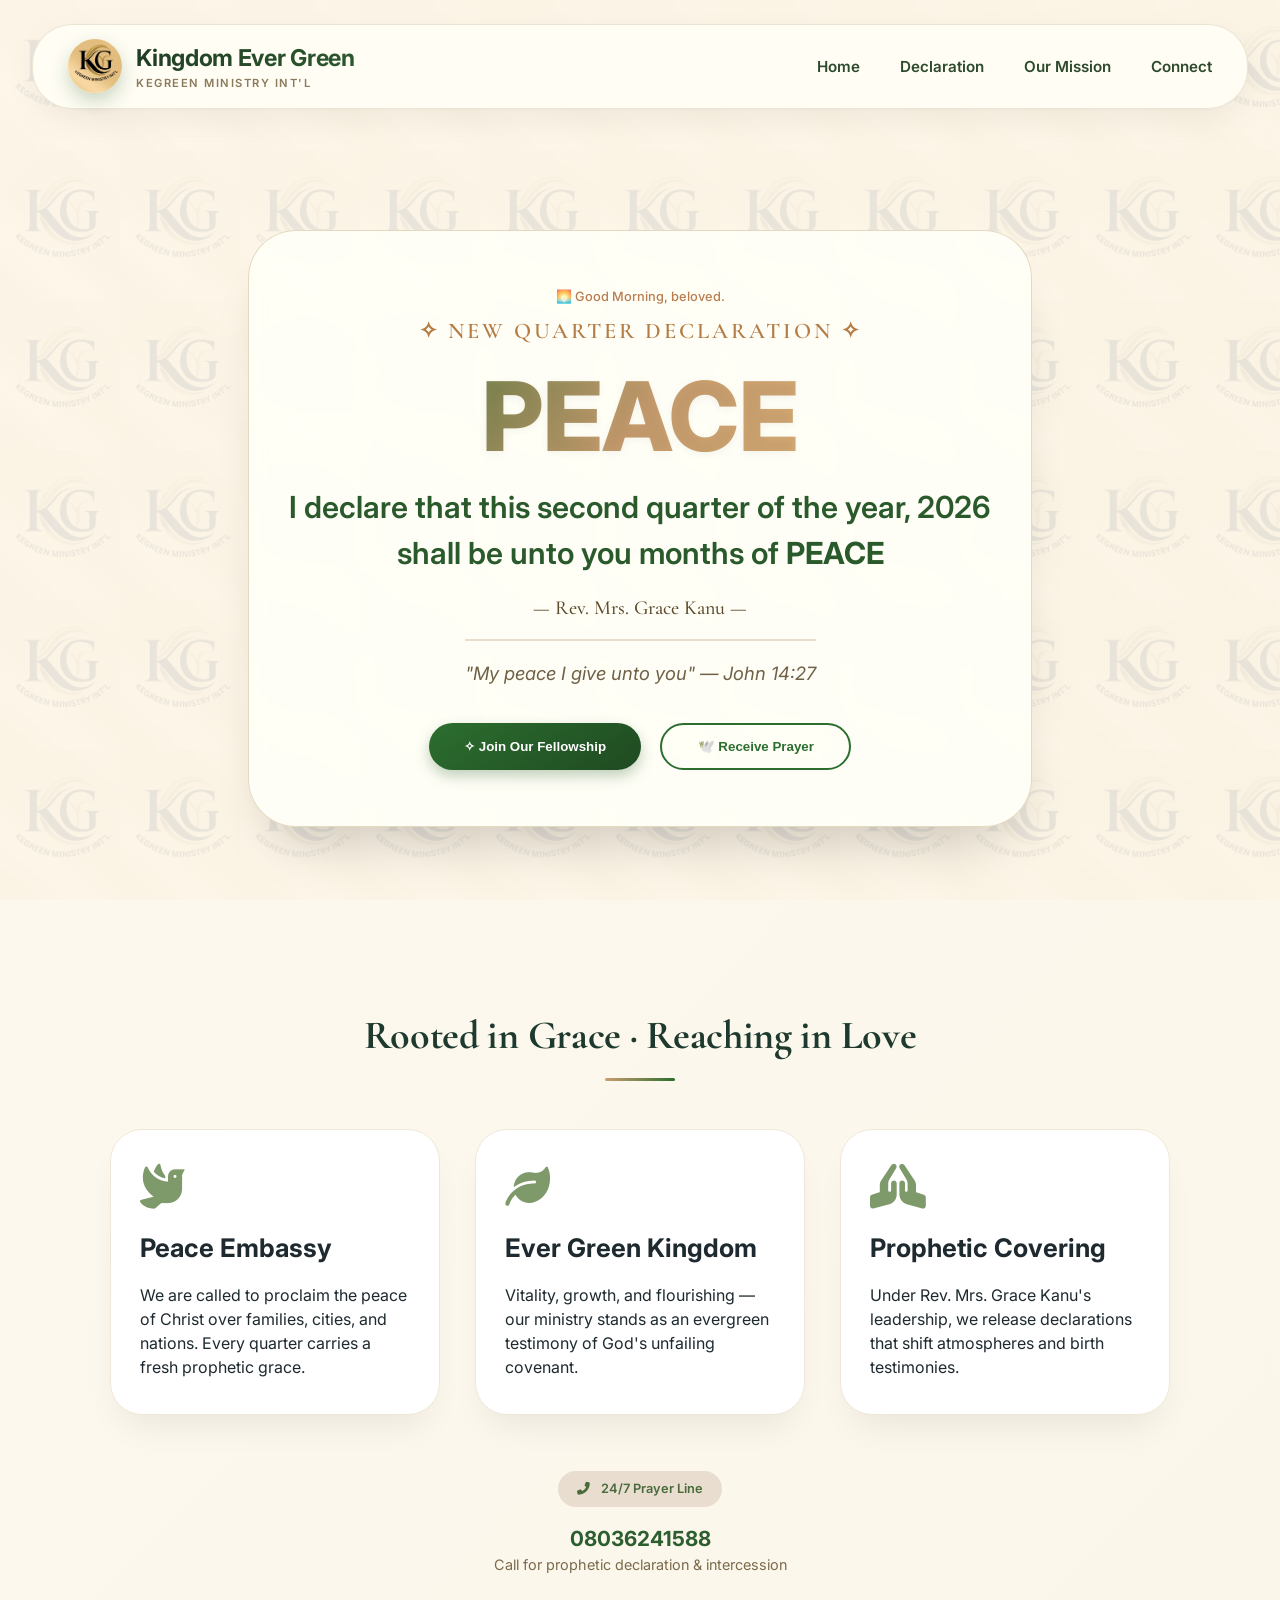
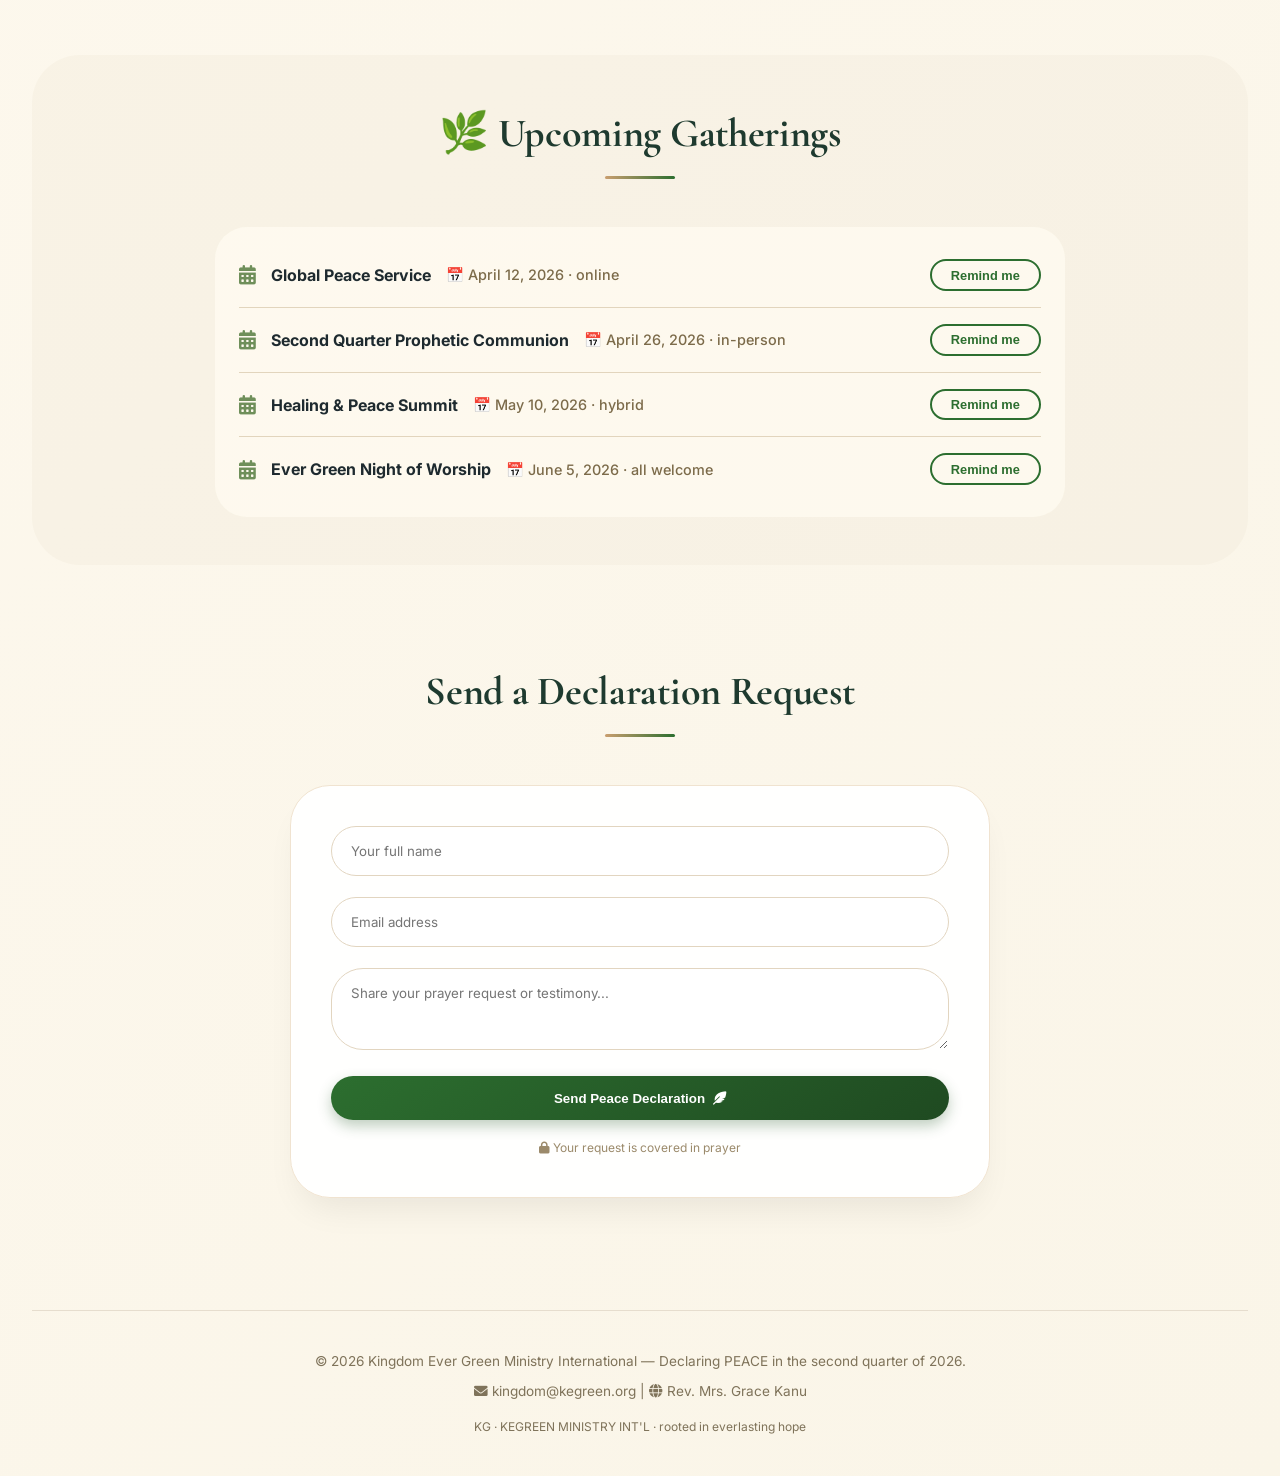
<file: index.html>
<!doctype html>
<html lang="en">
  <head>
    <meta charset="UTF-8" />
    <meta
      name="viewport"
      content="width=device-width, initial-scale=1.0, user-scalable=yes"
    />
    <title>Kingdom Ever Green Ministry | Peace Declaration 2026</title>

    <!-- ========== FAVICON - Using logo.jpg ========== -->
    <link rel="icon" type="image/jpeg" href="logo.jpg" />
    <link rel="apple-touch-icon" href="logo.jpg" />

    <!-- Google Fonts -->
    <link
      href="https://fonts.googleapis.com/css2?family=Inter:opsz,wght@14..32,300;14..32,400;14..32,500;14..32,600;14..32,700;14..32,800&family=Cormorant+Garamond:ital,wght@0,400;0,500;0,600;0,700;1,400&display=swap"
      rel="stylesheet"
    />

    <!-- Font Awesome 6 -->
    <link
      rel="stylesheet"
      href="https://cdnjs.cloudflare.com/ajax/libs/font-awesome/6.0.0-beta3/css/all.min.css"
    />

    <!-- External CSS -->
    <link rel="stylesheet" href="style.css" />
  </head>
  <body>
    <div class="logo-bg-pattern"></div>
    <div class="app-wrapper">
      <!-- Navigation -->
      <nav class="glass-nav">
        <div class="navbar">
          <div class="logo-area">
            <img src="logo.jpg" alt="KG Ministry Logo" class="logo-img" />
            <div class="logo-text">
              <h2>Kingdom Ever Green</h2>
              <p>KEGREEN MINISTRY INT'L</p>
            </div>
          </div>
          <ul class="nav-links">
            <li><a href="#home">Home</a></li>
            <li><a href="#declaration">Declaration</a></li>
            <li><a href="#about">Our Mission</a></li>
            <li><a href="#contact">Connect</a></li>
          </ul>
        </div>
      </nav>

      <!-- Hero + Declaration Section -->
      <section id="home" class="hero-section fade-up">
        <div class="declaration-card">
          <h3>✧ NEW QUARTER DECLARATION ✧</h3>
          <div class="peace-word">PEACE</div>
          <div class="quarter-text">
            I declare that this second quarter of the year, 2026<br />
            shall be unto you months of <strong>PEACE</strong>
          </div>
          <p class="rev-signature">— Rev. Mrs. Grace Kanu —</p>
          <div class="verse">"My peace I give unto you" — John 14:27</div>
          <div class="btn-group">
            <button class="btn-primary" id="joinBtn">
              ✧ Join Our Fellowship
            </button>
            <button class="btn-outline" id="prayerBtn">
              🕊️ Receive Prayer
            </button>
          </div>
        </div>
      </section>

      <!-- About / Mission -->
      <section id="about" class="section fade-up">
        <h2 class="section-title">Rooted in Grace · Reaching in Love</h2>
        <div class="cards-grid">
          <div class="card">
            <i class="fas fa-dove"></i>
            <h3>Peace Embassy</h3>
            <p>
              We are called to proclaim the peace of Christ over families,
              cities, and nations. Every quarter carries a fresh prophetic
              grace.
            </p>
          </div>
          <div class="card">
            <i class="fas fa-leaf"></i>
            <h3>Ever Green Kingdom</h3>
            <p>
              Vitality, growth, and flourishing — our ministry stands as an
              evergreen testimony of God's unfailing covenant.
            </p>
          </div>
          <div class="card">
            <i class="fas fa-hands-praying"></i>
            <h3>Prophetic Covering</h3>
            <p>
              Under Rev. Mrs. Grace Kanu's leadership, we release declarations
              that shift atmospheres and birth testimonies.
            </p>
          </div>
        </div>
        <div class="prayer-line-container">
          <span class="prayer-badge"
            ><i class="fas fa-phone-alt" style="margin-right: 8px"></i> 24/7
            Prayer Line</span
          >
          <p class="phone-number">08036241588</p>
          <p class="prayer-subtitle">
            Call for prophetic declaration & intercession
          </p>
        </div>
      </section>

      <!-- Upcoming Events Section -->
      <section class="section events-section fade-up">
        <h2 class="section-title">🌿 Upcoming Gatherings</h2>
        <div id="eventsList" class="events-container"></div>
      </section>

      <!-- Contact Form -->
      <section id="contact" class="section fade-up">
        <h2 class="section-title">Send a Declaration Request</h2>
        <div class="contact-form">
          <div id="formStatus" class="form-status"></div>
          <form id="prayerForm">
            <div class="input-group">
              <input
                type="text"
                id="nameInput"
                placeholder="Your full name"
                required
              />
            </div>
            <div class="input-group">
              <input
                type="email"
                id="emailInput"
                placeholder="Email address"
                required
              />
            </div>
            <div class="input-group">
              <textarea
                id="messageInput"
                rows="3"
                placeholder="Share your prayer request or testimony..."
                required
              ></textarea>
            </div>
            <button type="submit" class="btn-primary submit-btn">
              Send Peace Declaration <i class="fas fa-feather-alt"></i>
            </button>
          </form>
          <p class="form-footer">
            <i class="fas fa-lock"></i> Your request is covered in prayer
          </p>
        </div>
      </section>

      <!-- Footer -->
      <footer>
        <p>
          © <span id="currentYear"></span> Kingdom Ever Green Ministry
          International — Declaring PEACE in the second quarter of 2026.
        </p>
        <p class="footer-contact">
          <i class="fas fa-envelope"></i> kingdom@kegreen.org |
          <i class="fas fa-globe"></i> Rev. Mrs. Grace Kanu
        </p>
        <div class="footer-brand">
          KG · KEGREEN MINISTRY INT'L · rooted in everlasting hope
        </div>
      </footer>
    </div>

    <!-- External JavaScript -->
    <script src="script.js"></script>
  </body>
</html>
</file>
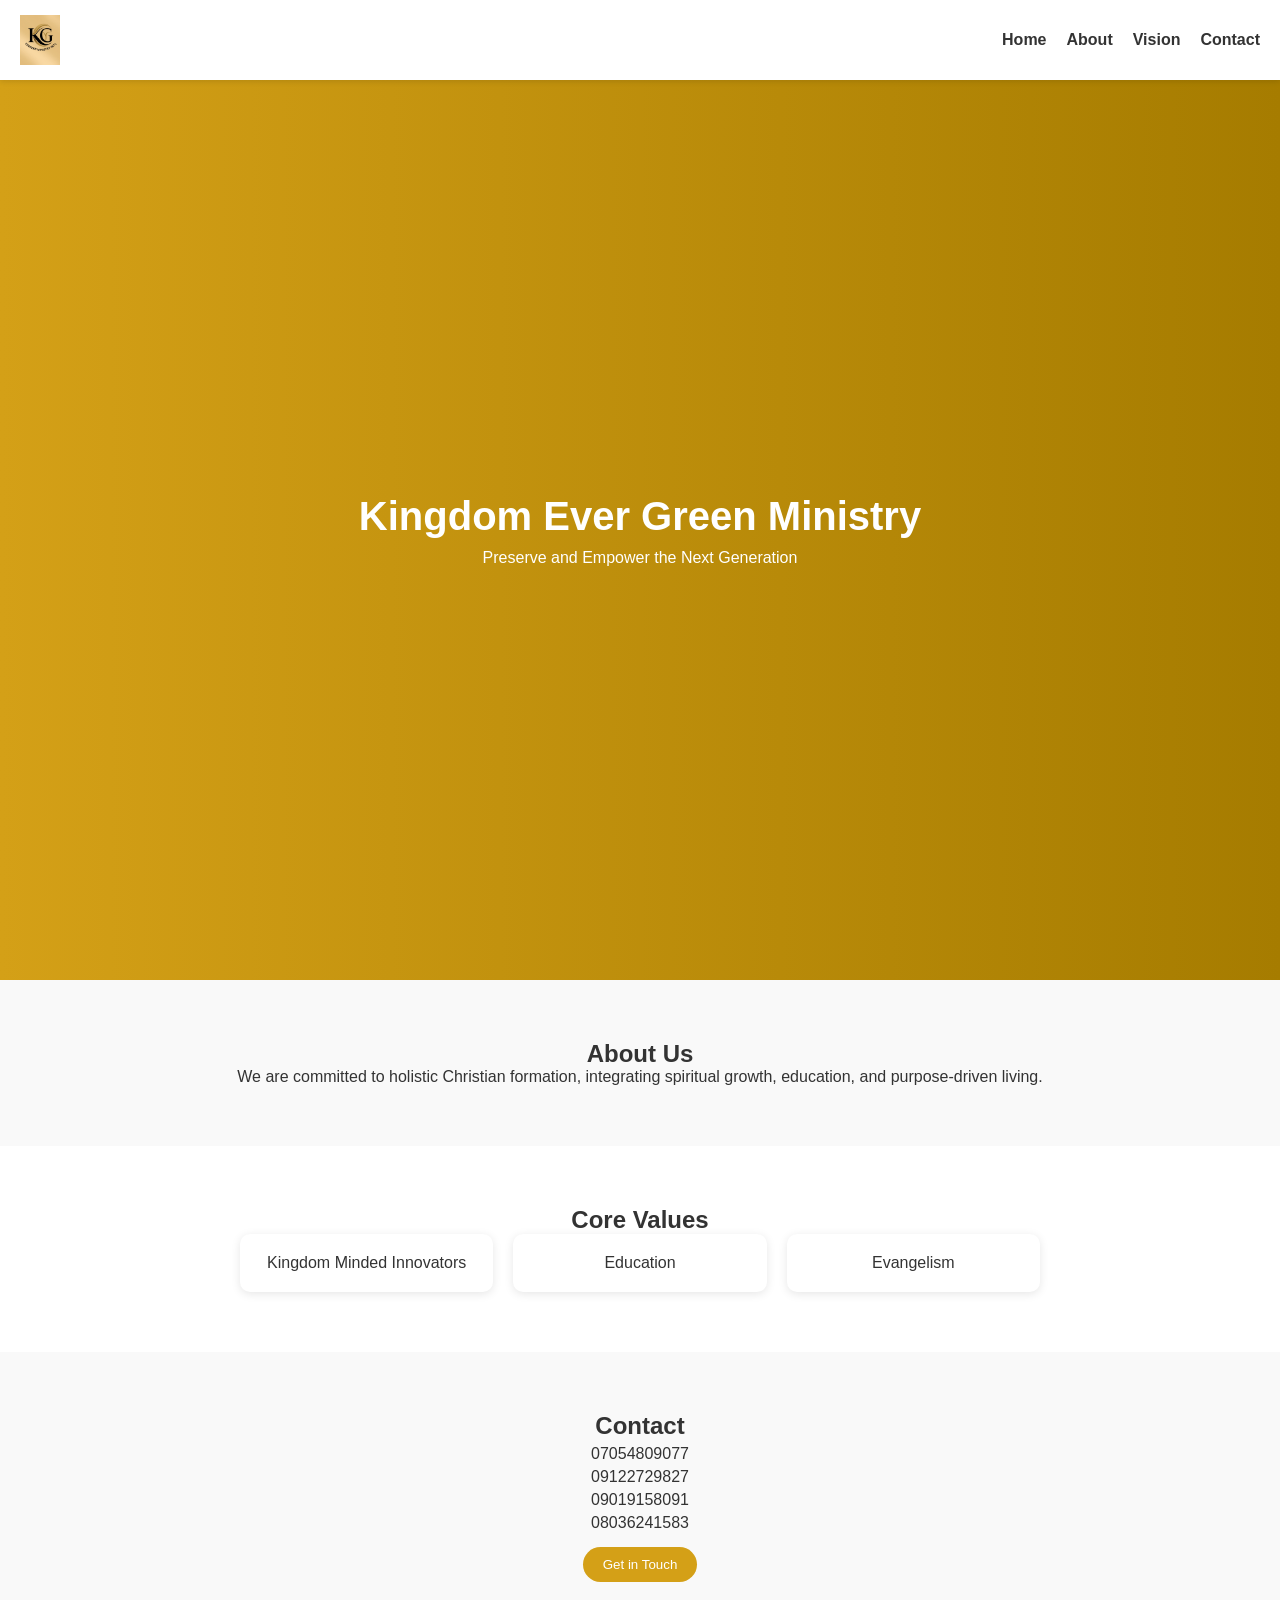
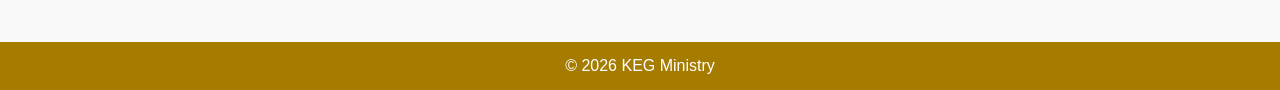
<file: old.html>
<!DOCTYPE html>
<html lang="en">
<head>
  <meta charset="UTF-8" />
  <meta name="viewport" content="width=device-width, initial-scale=1.0" />
  <title>KEG Ministry</title>
  <style>
    :root {
      --primary: #d4a017;
      --primary-dark: #a67c00;
      --bg-light: #f9f9f9;
      --text: #333;
    }

    * {
      margin: 0;
      padding: 0;
      box-sizing: border-box;
      font-family: Arial, sans-serif;
    }

    body {
      color: var(--text);
    }

    nav {
      display: flex;
      justify-content: space-between;
      align-items: center;
      padding: 15px 20px;
      background: white;
      position: sticky;
      top: 0;
      box-shadow: 0 2px 5px rgba(0,0,0,0.1);
      z-index: 1000;
    }

    nav h1 {
      color: var(--primary);
    }

    nav ul {
      list-style: none;
      display: flex;
      gap: 20px;
    }

    nav a {
      text-decoration: none;
      color: var(--text);
      font-weight: bold;
    }

    nav a:hover {
      color: var(--primary);
    }

    .hero {
      height: 100vh;
      background: linear-gradient(to right, var(--primary), var(--primary-dark));
      color: white;
      display: flex;
      flex-direction: column;
      justify-content: center;
      align-items: center;
      text-align: center;
      padding: 20px;
    }

    .hero h1 {
      font-size: 2.5rem;
      margin-bottom: 10px;
    }

    section {
      padding: 60px 20px;
      text-align: center;
    }

    .bg-light {
      background: var(--bg-light);
    }

    .cards {
      display: grid;
      grid-template-columns: repeat(auto-fit, minmax(200px, 1fr));
      gap: 20px;
      max-width: 800px;
      margin: auto;
    }

    .card {
      padding: 20px;
      background: white;
      border-radius: 10px;
      box-shadow: 0 2px 10px rgba(0,0,0,0.1);
      transition: transform 0.3s;
    }

    .card:hover {
      transform: translateY(-5px);
    }

    .contact p {
      margin: 5px 0;
    }

    button {
      margin-top: 10px;
      padding: 10px 20px;
      border: none;
      background: var(--primary);
      color: white;
      border-radius: 20px;
      cursor: pointer;
    }

    button:hover {
      background: var(--primary-dark);
    }

    footer {
      background: var(--primary-dark);
      color: white;
      text-align: center;
      padding: 15px;
    }

    @media (max-width: 600px) {
      .hero h1 {
        font-size: 2rem;
      }

      nav ul {
        display: none;
      }
    }
  </style>
</head>
<body>

  <nav>
    <img src="logo.jpg" alt="KEG Logo" style="height:50px;">
    <ul>
      <li><a href="#home">Home</a></li>
      <li><a href="#about">About</a></li>
      <li><a href="#vision">Vision</a></li>
      <li><a href="#contact">Contact</a></li>
    </ul>
  </nav>

  <section class="hero" id="home">
    <h1>Kingdom Ever Green Ministry</h1>
    <p>Preserve and Empower the Next Generation</p>
  </section>

  <section id="about" class="bg-light">
    <h2>About Us</h2>
    <p>We are committed to holistic Christian formation, integrating spiritual growth, education, and purpose-driven living.</p>
  </section>

  <section id="vision">
    <h2>Core Values</h2>
    <div class="cards">
      <div class="card">Kingdom Minded Innovators</div>
      <div class="card">Education</div>
      <div class="card">Evangelism</div>
    </div>
  </section>

  <section id="contact" class="bg-light contact">
    <h2>Contact</h2>
    <p>07054809077</p>
    <p>09122729827</p>
    <p>09019158091</p>
    <p>08036241583</p>
    <button onclick="contactAlert()">Get in Touch</button>
  </section>

  <footer>
    © <span id="year"></span> KEG Ministry
  </footer>

  <script>
    function contactAlert() {
      alert("Call or WhatsApp the church using the numbers provided.");
    }

    document.getElementById("year").textContent = new Date().getFullYear();
  </script>

</body>
</html>
</file>
<file: style.css>
/* ========== RESET & GLOBAL ========== */
* {
  margin: 0;
  padding: 0;
  box-sizing: border-box;
}

body {
  font-family: 'Inter', sans-serif;
  background: linear-gradient(135deg, #fef9ef 0%, #faf5e8 100%);
  color: #1e2a2f;
  line-height: 1.5;
  scroll-behavior: smooth;
}

/* ========== LOGO AS BACKGROUND (using logo.jpg) ========== */
.logo-bg-pattern {
  position: fixed;
  top: 0;
  left: 0;
  width: 100%;
  height: 100%;
  background-image: url('logo.jpg');
  background-repeat: repeat;
  background-size: 120px auto;
  opacity: 0.08;
  pointer-events: none;
  z-index: 0;
}

.app-wrapper {
  position: relative;
  z-index: 2;
  max-width: 1400px;
  margin: 0 auto;
  padding: 0 32px;
}

/* ========== GLASS NAVIGATION ========== */
.glass-nav {
  background: rgba(255, 253, 245, 0.96);
  backdrop-filter: blur(16px);
  border-radius: 2.5rem;
  margin: 1.5rem 0 1.5rem;
  padding: 0.9rem 2.2rem;
  box-shadow:
    0 12px 32px rgba(0, 0, 0, 0.05),
    0 1px 2px rgba(0, 0, 0, 0.03);
  border: 1px solid rgba(180, 160, 120, 0.25);
}

.navbar {
  display: flex;
  justify-content: space-between;
  align-items: center;
  flex-wrap: wrap;
  gap: 1.2rem;
}

.logo-area {
  display: flex;
  align-items: center;
  gap: 14px;
}

.logo-img {
  width: 54px;
  height: 54px;
  border-radius: 30px;
  object-fit: cover;
  box-shadow: 0 8px 18px rgba(44, 94, 47, 0.25);
  transition: transform 0.2s;
}

.logo-img:hover {
  transform: scale(1.02);
}

.logo-text h2 {
  font-size: 1.45rem;
  font-weight: 700;
  letter-spacing: -0.3px;
  background: linear-gradient(135deg, #1f3b24, #2d5a2e);
  -webkit-background-clip: text;
  background-clip: text;
  color: transparent;
}

.logo-text p {
  font-size: 0.7rem;
  letter-spacing: 1.5px;
  color: #8b7a5c;
  font-weight: 600;
}

.nav-links {
  display: flex;
  gap: 2.5rem;
  list-style: none;
}

.nav-links a {
  text-decoration: none;
  font-weight: 600;
  color: #2d4a2c;
  transition: 0.2s;
  font-size: 0.95rem;
  position: relative;
}

.nav-links a::after {
  content: '';
  position: absolute;
  bottom: -5px;
  left: 0;
  width: 0;
  height: 2px;
  background: #b87c4f;
  transition: width 0.25s;
}

.nav-links a:hover::after {
  width: 100%;
}

.nav-links a:hover {
  color: #b87c4f;
}

/* ========== HERO DECLARATION ========== */
.hero-section {
  min-height: 88vh;
  display: flex;
  align-items: center;
  justify-content: center;
  text-align: center;
  flex-direction: column;
  padding: 2rem 1rem;
}

.declaration-card {
  background: rgba(255, 255, 248, 0.92);
  backdrop-filter: blur(8px);
  border-radius: 3rem;
  padding: 3.5rem 2.5rem;
  max-width: 900px;
  margin: 0 auto;
  border: 1px solid rgba(200, 180, 140, 0.5);
  box-shadow: 0 35px 55px -25px rgba(0, 0, 0, 0.2);
  transition: all 0.3s;
}

.declaration-card h3 {
  font-family: 'Cormorant Garamond', serif;
  font-size: 1.4rem;
  font-weight: 600;
  letter-spacing: 3px;
  color: #b47c44;
  text-transform: uppercase;
}

.peace-word {
  font-size: 6rem;
  font-weight: 800;
  background: linear-gradient(125deg, #2c6b2f, #c99e6f, #e2b87a);
  -webkit-background-clip: text;
  background-clip: text;
  color: transparent;
  margin: 1rem 0;
  line-height: 1.1;
  text-shadow: 0 2px 8px rgba(0, 0, 0, 0.05);
}

.quarter-text {
  font-size: 1.9rem;
  font-weight: 600;
  color: #2a5a2b;
  margin-bottom: 1rem;
}

.rev-signature {
  margin-top: 1rem;
  font-family: 'Cormorant Garamond', serif;
  font-size: 1.25rem;
  font-weight: 500;
  color: #5f4c2e;
}

.verse {
  font-style: italic;
  font-size: 1.15rem;
  color: #6f6046;
  border-top: 2px solid #e8ddc8;
  display: inline-block;
  padding-top: 1.2rem;
  margin-top: 1rem;
}

.btn-group {
  margin-top: 2.2rem;
  display: flex;
  gap: 1.2rem;
  justify-content: center;
  flex-wrap: wrap;
}

.btn-primary {
  background: linear-gradient(145deg, #2c6e2f, #1f4a21);
  border: none;
  padding: 0.9rem 2.2rem;
  border-radius: 60px;
  color: white;
  font-weight: 600;
  cursor: pointer;
  transition: all 0.25s;
  box-shadow: 0 6px 14px rgba(44, 94, 47, 0.3);
}

.btn-primary:hover {
  transform: translateY(-3px);
  box-shadow: 0 12px 22px rgba(44, 94, 47, 0.35);
  background: linear-gradient(145deg, #1f5422, #164018);
}

.btn-outline {
  background: transparent;
  border: 2px solid #2c6e2f;
  padding: 0.9rem 2.2rem;
  border-radius: 60px;
  color: #2c6e2f;
  font-weight: 600;
  cursor: pointer;
  transition: 0.25s;
}

.btn-outline:hover {
  background: #2c6e2f;
  color: white;
  transform: translateY(-2px);
  box-shadow: 0 6px 14px rgba(44, 94, 47, 0.2);
}

/* ========== SECTIONS ========== */
.section {
  padding: 5rem 1rem;
}

.section-title {
  font-size: 2.5rem;
  font-weight: 700;
  font-family: 'Cormorant Garamond', serif;
  text-align: center;
  margin-bottom: 3rem;
  color: #1e3a2f;
  letter-spacing: -0.3px;
  position: relative;
}

.section-title:after {
  content: '';
  display: block;
  width: 70px;
  height: 3px;
  background: linear-gradient(90deg, #c99e6f, #2c6e2f);
  margin: 0.8rem auto 0;
  border-radius: 4px;
}

.cards-grid {
  display: flex;
  flex-wrap: wrap;
  gap: 2.2rem;
  justify-content: center;
}

.card {
  background: white;
  border-radius: 2rem;
  padding: 2.2rem 1.8rem;
  flex: 1 1 280px;
  max-width: 330px;
  box-shadow: 0 20px 35px -12px rgba(0, 0, 0, 0.08);
  transition: 0.3s ease;
  border: 1px solid #f0e6d8;
}

.card:hover {
  transform: translateY(-8px);
  border-color: #d4c0a0;
  box-shadow: 0 28px 40px -18px rgba(0, 0, 0, 0.15);
}

.card i {
  font-size: 2.8rem;
  color: #7e9a6b;
  margin-bottom: 1.2rem;
}

.card h3 {
  font-size: 1.6rem;
  margin-bottom: 1rem;
  font-weight: 700;
}

.prayer-line-container {
  text-align: center;
  margin-top: 3.5rem;
}

.prayer-badge {
  display: inline-block;
  background: #e8ddce;
  padding: 0.5rem 1.2rem;
  border-radius: 40px;
  font-size: 0.8rem;
  font-weight: 600;
  color: #4a6b3c;
}

.phone-number {
  margin-top: 1rem;
  font-size: 1.3rem;
  font-weight: 700;
  color: #2c5e2f;
}

.prayer-subtitle {
  color: #7b6a4c;
  font-size: 0.9rem;
}

.contact-form {
  max-width: 700px;
  margin: 0 auto;
  background: #ffffffec;
  padding: 2.5rem;
  border-radius: 2.5rem;
  backdrop-filter: blur(2px);
  box-shadow: 0 20px 35px -12px rgba(0, 0, 0, 0.08);
  border: 1px solid #f0e3d0;
}

.input-group {
  margin-bottom: 1.3rem;
}

input,
textarea {
  width: 100%;
  padding: 1rem 1.2rem;
  border-radius: 2rem;
  border: 1.5px solid #e2d5c0;
  background: white;
  font-family: 'Inter', sans-serif;
  transition: 0.2s;
}

input:focus,
textarea:focus {
  outline: none;
  border-color: #7e9a6b;
  box-shadow: 0 0 0 3px rgba(126, 154, 107, 0.2);
}

.submit-btn {
  width: 100%;
  display: flex;
  align-items: center;
  justify-content: center;
  gap: 8px;
}

.form-status {
  display: none;
  background: #e0f0dc;
  border-radius: 2rem;
  padding: 0.8rem;
  margin-bottom: 1rem;
  text-align: center;
  font-weight: 500;
}

.form-footer {
  font-size: 0.75rem;
  margin-top: 1.2rem;
  text-align: center;
  color: #9b8a6b;
}

/* events list styling */
.events-section {
  background: rgba(232, 222, 202, 0.2);
  border-radius: 3rem;
  margin: 0 0 1rem 0;
  padding: 3rem 1rem;
}

.events-container {
  max-width: 850px;
  margin: 0 auto;
  background: rgba(255, 252, 242, 0.7);
  border-radius: 2rem;
  padding: 1rem 1.5rem;
}

.event-item {
  display: flex;
  justify-content: space-between;
  align-items: center;
  flex-wrap: wrap;
  border-bottom: 1px solid #e2d5bd;
  padding: 1rem 0;
}

.event-item:last-child {
  border-bottom: none;
}

.event-info {
  display: flex;
  align-items: center;
  gap: 15px;
  flex-wrap: wrap;
}

.event-date {
  color: #7c6b4a;
  font-size: 0.9rem;
  font-weight: 500;
}

.small-btn {
  padding: 0.4rem 1.2rem;
  font-size: 0.8rem;
  border-radius: 40px;
}

/* footer */
footer {
  text-align: center;
  padding: 2.5rem;
  font-size: 0.85rem;
  color: #7f735a;
  border-top: 1px solid #e6ddce;
  margin-top: 2rem;
}

.footer-contact {
  margin-top: 0.6rem;
}

.footer-brand {
  margin-top: 1rem;
  font-size: 0.75rem;
}

/* ========== ANIMATIONS ========== */
.fade-up {
  opacity: 0;
  transform: translateY(28px);
  transition:
    opacity 0.7s cubic-bezier(0.2, 0.9, 0.4, 1),
    transform 0.6s ease;
}

.fade-up.visible {
  opacity: 1;
  transform: translateY(0);
}

/* ========== MOBILE RESPONSIVE ========== */
@media (max-width: 780px) {
  .app-wrapper {
    padding: 0 18px;
  }

  .navbar {
    flex-direction: column;
    text-align: center;
  }

  .nav-links {
    gap: 1.4rem;
    flex-wrap: wrap;
    justify-content: center;
  }

  .peace-word {
    font-size: 3.2rem;
  }

  .quarter-text {
    font-size: 1.3rem;
  }

  .declaration-card {
    padding: 2rem 1.2rem;
  }

  .section-title {
    font-size: 2rem;
  }

  .glass-nav {
    padding: 0.9rem 1.2rem;
  }

  .event-item {
    flex-direction: column;
    gap: 10px;
    text-align: center;
  }

  .event-info {
    justify-content: center;
  }

  .logo-img {
    width: 48px;
    height: 48px;
  }
}
</file>
